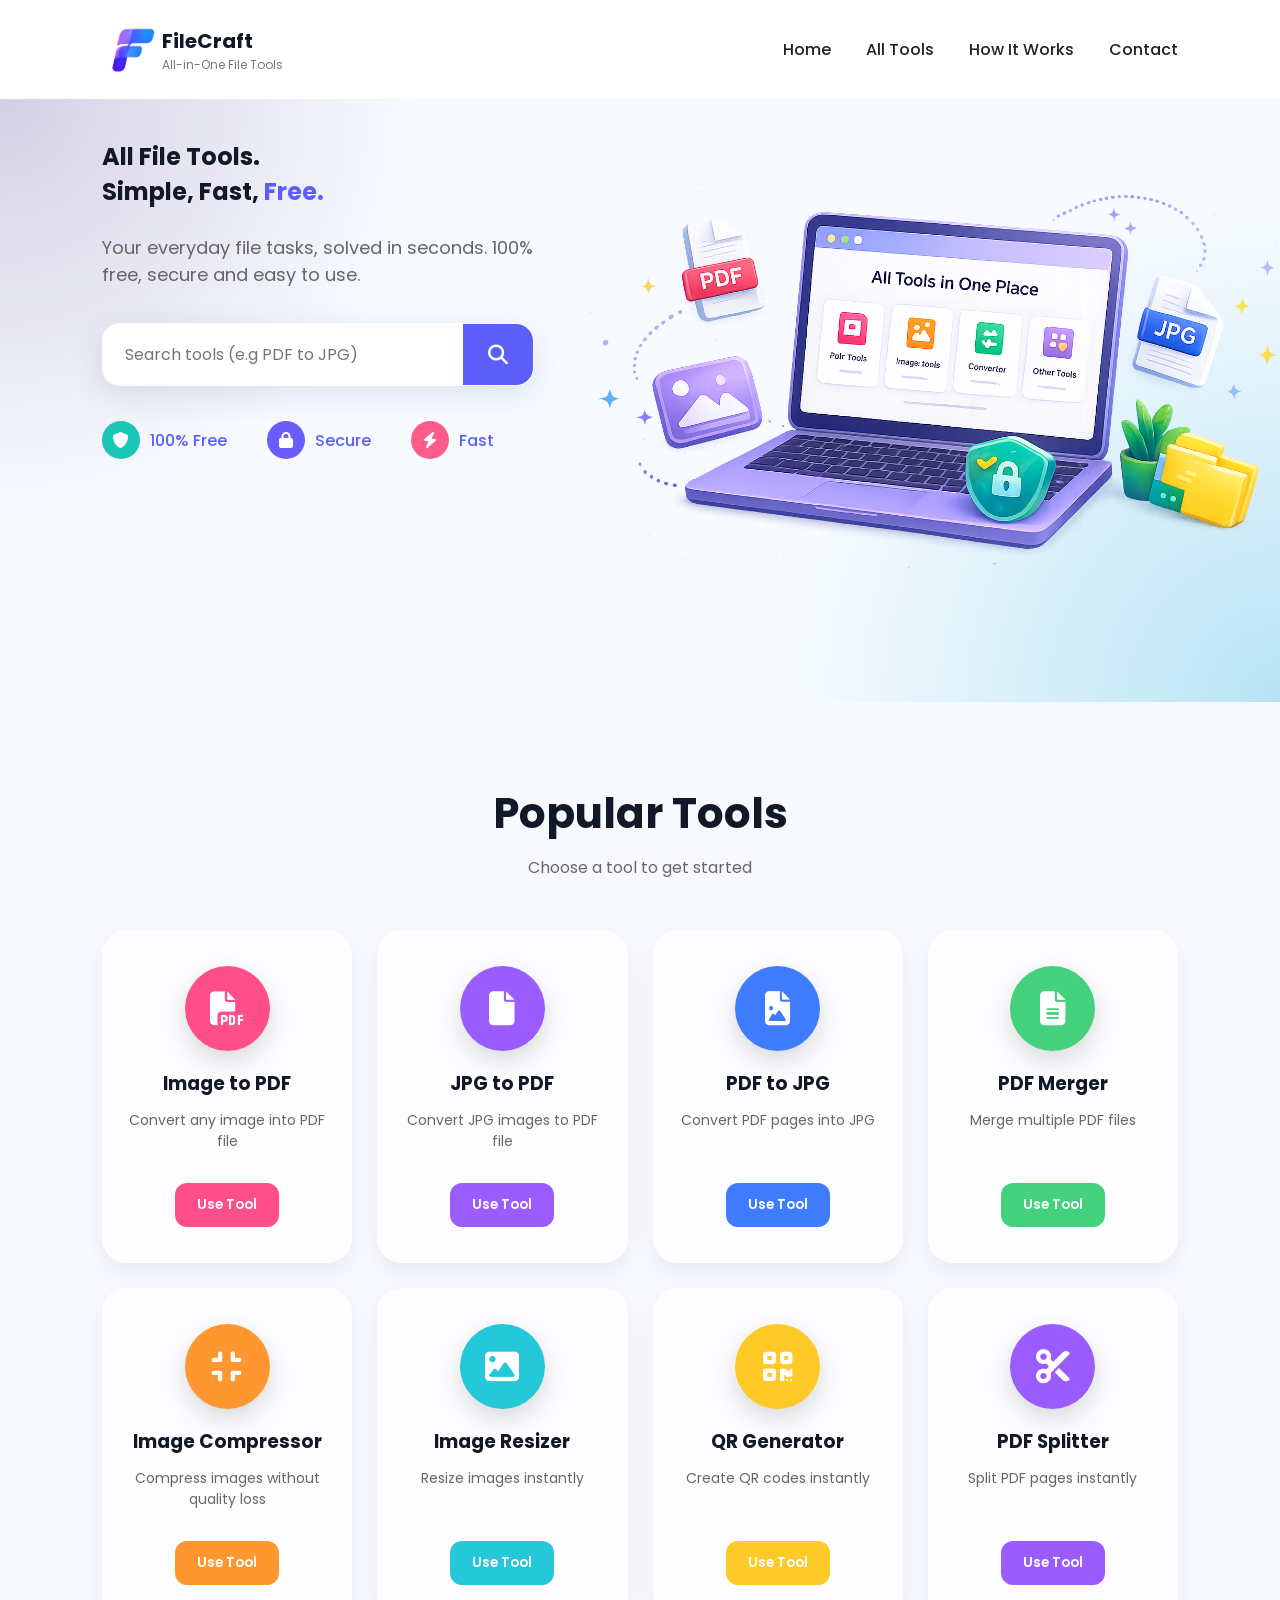
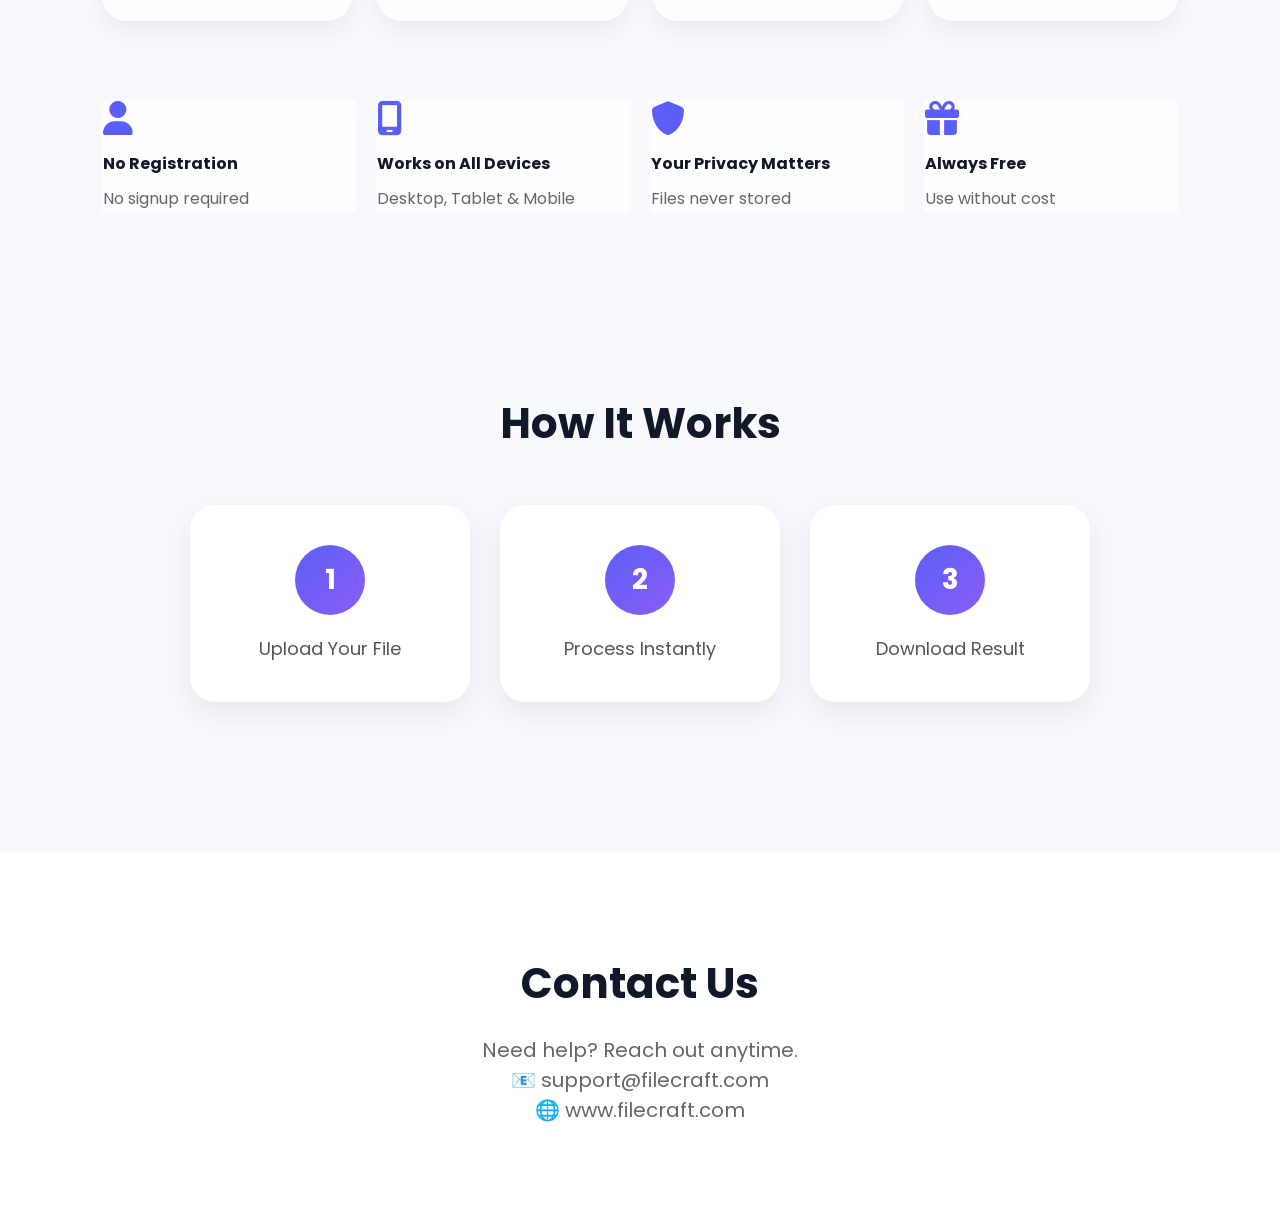
<file: index.html>
<!DOCTYPE html>
<html lang="en">
<head>
    <meta charset="UTF-8">
    <meta name="viewport" content="width=device-width, initial-scale=1.0">
    <title>FileCraft - All File Tools</title>

    <link rel="stylesheet" href="style.css">

    <link rel="stylesheet"
    href="https://cdnjs.cloudflare.com/ajax/libs/font-awesome/6.5.2/css/all.min.css">
</head>

<body>

<!-- NAVBAR -->
<header>

    <div class="logo">
        <img src="images/logo.png" alt="logo">

        <div>
            <h2>FileCraft</h2>
            <p>All-in-One File Tools</p>
        </div>
    </div>

    <nav id="navbar">
        <a href="#home">Home</a>
        <a href="#tools">All Tools</a>
        <a href="#how-it-works">How It Works</a>
        <a href="#contact">Contact</a>
    </nav>

    <div class="menu-toggle" id="menuToggle">
        <i class="fa-solid fa-bars"></i>
    </div>

</header>

<!-- HERO -->
<section id="home" class="hero">

    <div class="hero-left">

        <h1>
            All File Tools.<br>
            Simple, Fast,
            <span>Free.</span>
        </h1>

        <p>
            Your everyday file tasks, solved in seconds.
            100% free, secure and easy to use.
        </p>

        <div class="search-box">
    <input
        id="searchInput"
        type="text"
        placeholder="Search tools (e.g PDF to JPG)">

    <button id="searchBtn">
        <i class="fa-solid fa-magnifying-glass"></i>
    </button>
</div>

        <div class="features">

            <div>
                <i class="fa-solid fa-shield"></i>
                <span>100% Free</span>
            </div>

            <div>
                <i class="fa-solid fa-lock"></i>
                <span>Secure</span>
            </div>

            <div>
                <i class="fa-solid fa-bolt"></i>
                <span>Fast</span>
            </div>

        </div>

    </div>

    <div class="hero-right">
        <img src="images/hero.png" alt="">
    </div>

</section>

<!-- POPULAR TOOLS -->

<section id="tools" class="tools">

    <h2>Popular Tools</h2>
    <p>Choose a tool to get started</p>

    <div class="tool-grid">

        <div id="image-to-pdf" class="tool-card pink">
            <i class="fa-solid fa-file-pdf"></i>
            <h3>Image to PDF</h3>
            <p>Convert any image into PDF file</p>
            <button onclick="window.location.href='image-to-pdf.html'">
    Use Tool
</button>
        </div>

        <div id="jpg-to-pdf" class="tool-card purple">
            <i class="fa-solid fa-file"></i>
            <h3>JPG to PDF</h3>
            <p>Convert JPG images to PDF file</p>
            <button onclick="window.location.href='jpg-to-pdf.html'">
    Use Tool
</button>
        </div>

       <div id="pdf-to-jpg" class="tool-card blue">
            <i class="fa-solid fa-file-image"></i>
            <h3>PDF to JPG</h3>
            <p>Convert PDF pages into JPG</p>
          <button onclick="window.location.href='pdf-to-jpg.html'">
    Use Tool
</button>
        </div>

        <div id="pdf-merger" class="tool-card green">
            <i class="fa-solid fa-file-lines"></i>
            <h3>PDF Merger</h3>
            <p>Merge multiple PDF files</p>
           <button onclick="window.location.href='pdf-merger.html'">
    Use Tool
</button>
        </div>

       <div id="image-compressor" class="tool-card orange">
            <i class="fa-solid fa-compress"></i>
            <h3>Image Compressor</h3>
            <p>Compress images without quality loss</p>
           <button onclick="window.location.href='image-compressor.html'">
    Use Tool
</button>
        </div>

        <div id="image-resizer" class="tool-card cyan">
            <i class="fa-solid fa-image"></i>
            <h3>Image Resizer</h3>
            <p>Resize images instantly</p>
            <button onclick="window.location.href='image-resizer.html'">
    Use Tool
</button>
        </div>

        <div id="qr-generator" class="tool-card yellow">
            <i class="fa-solid fa-qrcode"></i>
            <h3>QR Generator</h3>
            <p>Create QR codes instantly</p>
            <button onclick="window.location.href='qr-generator.html'">
    Use Tool
</button>
</div>
        <div id="pdf-splitter" class="tool-card purple">

    <i class="fa-solid fa-scissors"></i>

    <h3>PDF Splitter</h3>

    <p>Split PDF pages instantly</p>

    <button onclick="window.location.href='pdf-splitter.html'">
        Use Tool
    </button>

</div>
        </div>

    </div>

</section>

<!-- BENEFITS -->

<section class="benefits">

    <div class="benefit">
        <i class="fa-solid fa-user"></i>
        <h4>No Registration</h4>
        <p>No signup required</p>
    </div>

    <div class="benefit">
        <i class="fa-solid fa-mobile-screen"></i>
        <h4>Works on All Devices</h4>
        <p>Desktop, Tablet & Mobile</p>
    </div>

    <div class="benefit">
        <i class="fa-solid fa-shield"></i>
        <h4>Your Privacy Matters</h4>
        <p>Files never stored</p>
    </div>

    <div class="benefit">
        <i class="fa-solid fa-gift"></i>
        <h4>Always Free</h4>
        <p>Use without cost</p>
    </div>

</section>
<section id="how-it-works" class="how-it-works">

    <h2>How It Works</h2>

    <div class="steps">

        <div class="step">
            <h3>1</h3>
            <p>Upload Your File</p>
        </div>

        <div class="step">
            <h3>2</h3>
            <p>Process Instantly</p>
        </div>

        <div class="step">
            <h3>3</h3>
            <p>Download Result</p>
        </div>

    </div>

</section>
<section id="contact" class="contact">

<h2>Contact Us</h2>

<p>Need help? Reach out anytime.</p>

<div class="contact-info">

<p>📧 support@filecraft.com</p>

<p>🌐 www.filecraft.com</p>

</div>

</section>

</section>
<script>

const tools = {

"image to pdf":"image-to-pdf.html",
"jpg to pdf":"jpg-to-pdf.html",
"pdf to jpg":"pdf-to-jpg.html",
"pdf merger":"pdf-merger.html",
"image compressor":"image-compressor.html",
"image resizer":"image-resizer.html",
"qr generator":"qr-generator.html",
"pdf splitter":"pdf-splitter.html",

};

document
.getElementById("searchBtn")
.addEventListener("click",()=>{

const value =
document
.getElementById("searchInput")
.value
.toLowerCase()
.trim();

if(tools[value]){

window.location.href =
tools[value];

}
else{

alert("Tool not found");

}

});

document
.getElementById("searchInput")
.addEventListener("keypress",(e)=>{

if(e.key==="Enter"){

document
.getElementById("searchBtn")
.click();

}

});

</script>
<script>

if('scrollRestoration' in history){

history.scrollRestoration = 'manual';

}

window.onload = function(){

window.scrollTo(0,0);

};

</script>

<script>

const menuToggle =
document.getElementById("menuToggle");

const navbar =
document.getElementById("navbar");

menuToggle.addEventListener("click",()=>{

    navbar.classList.toggle("active");

});

document
.querySelectorAll("#navbar a")
.forEach(link=>{

    link.addEventListener("click",()=>{

        navbar.classList.remove("active");

    });

});

</script>

</body>
</html>
</file>
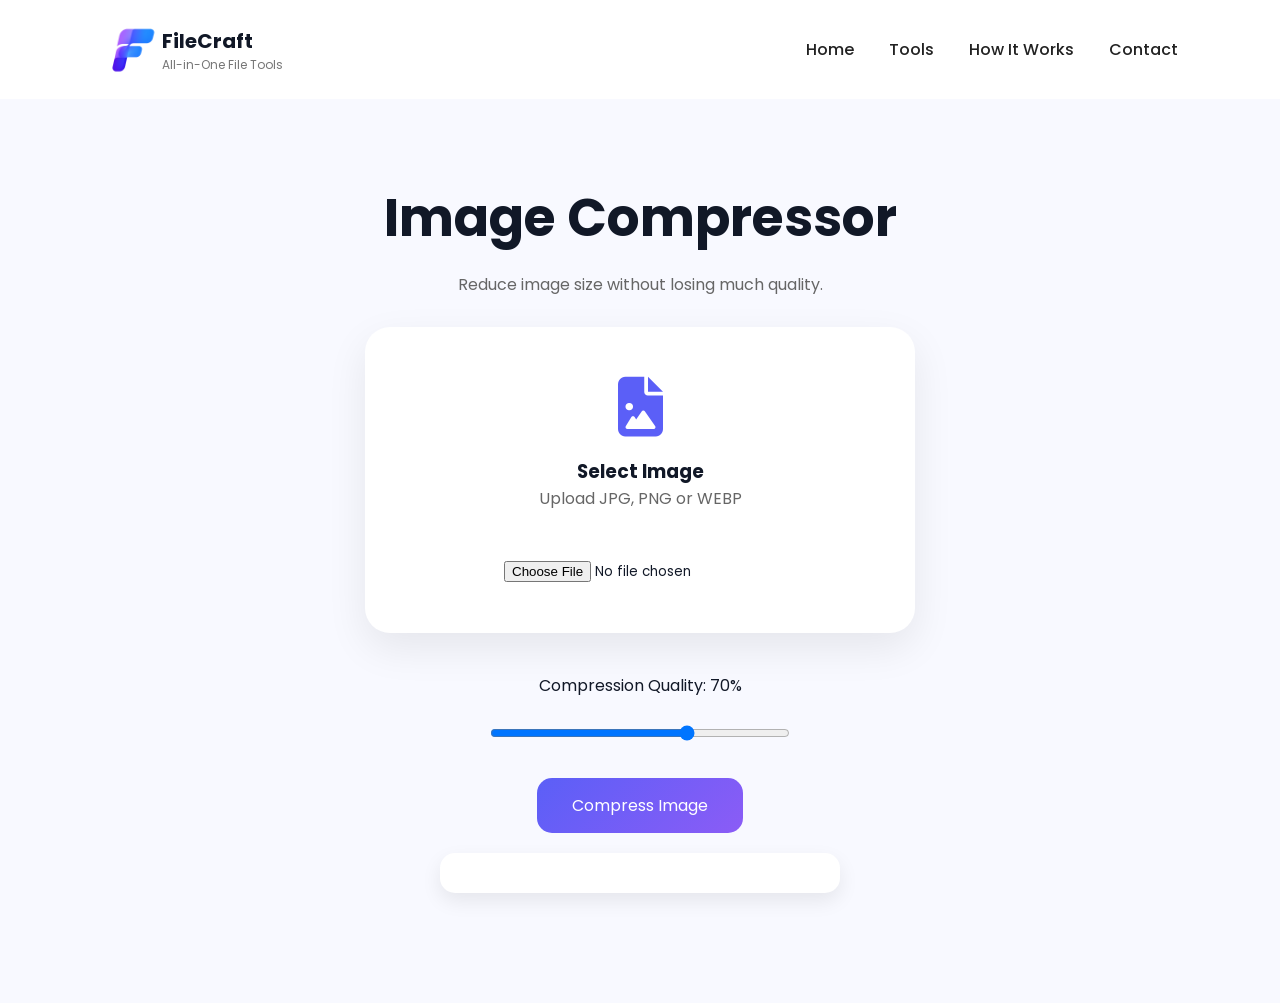
<file: image-compressor.html>
<!DOCTYPE html>

<html lang="en">

<head>
<meta charset="UTF-8">
<meta name="viewport" content="width=device-width, initial-scale=1.0">

<title>Image Compressor | FileCraft</title>

<link rel="stylesheet" href="style.css">

<link rel="stylesheet"
href="https://cdnjs.cloudflare.com/ajax/libs/font-awesome/6.5.2/css/all.min.css">

</head>

<body>

<header>

<div class="logo">

<img src="images/logo.png" alt="Logo">

<div>
<h2>FileCraft</h2>
<p>All-in-One File Tools</p>
</div>

</div>

<nav>
<a href="index.html">Home</a>
<a href="index.html#tools">Tools</a>
<a href="index.html#how-it-works">How It Works</a>
<a href="index.html#contact">Contact</a>
</nav>

</header>

<section class="tool-page">

<h1>Image Compressor</h1>

<p>
Reduce image size without losing much quality.
</p>

<div class="upload-box">

<i class="fa-solid fa-file-image"></i>

<h3>Select Image</h3>

<p>Upload JPG, PNG or WEBP</p>

<input
type="file"
id="imageInput"
accept="image/*">

</div>

<div class="preview-box">

<img
id="previewImage"
alt="Preview">

</div>

<div style="margin-top:30px;">

<label>

Compression Quality:

<span id="qualityValue">70</span>%

</label>

<br><br>

<input
type="range"
id="qualitySlider"
min="10"
max="100"
value="70">

</div>

<div class="btn-group">

<button
id="compressBtn"
class="convert-btn">

Compress Image

</button>

</div>

<div id="sizeInfo" style="margin-top:20px;"></div>

<div
id="downloadArea"
style="margin-top:30px;">
</div>

</section>

<script>

let selectedImage = null;

const imageInput =
document.getElementById("imageInput");

const previewImage =
document.getElementById("previewImage");

const qualitySlider =
document.getElementById("qualitySlider");

const qualityValue =
document.getElementById("qualityValue");

qualitySlider.addEventListener("input",()=>{

qualityValue.textContent =
qualitySlider.value;

});

imageInput.addEventListener("change",(e)=>{

selectedImage =
e.target.files[0];

if(!selectedImage) return;

previewImage.src =
URL.createObjectURL(selectedImage);

previewImage.style.display =
"block";

});

document
.getElementById("compressBtn")
.addEventListener("click",()=>{

if(!selectedImage){

alert("Please select an image.");

return;

}

const reader =
new FileReader();

reader.readAsDataURL(selectedImage);

reader.onload = function(event){

const img =
new Image();

img.src =
event.target.result;

img.onload = function(){

const canvas =
document.createElement("canvas");

const ctx =
canvas.getContext("2d");

canvas.width =
img.width;

canvas.height =
img.height;

ctx.drawImage(
img,
0,
0
);

const quality =
qualitySlider.value / 100;

canvas.toBlob(

(blob)=>{

const url =
URL.createObjectURL(blob);

const originalSize =
(selectedImage.size / 1024).toFixed(2);

const compressedSize =
(blob.size / 1024).toFixed(2);

const saved =
(
100 -
(blob.size / selectedImage.size * 100)
).toFixed(1);

document
.getElementById("sizeInfo")
.innerHTML = `

<h3>Compression Result</h3>

<p>
Original Size:
<b>${originalSize} KB</b>
</p>

<p>
Compressed Size:
<b>${compressedSize} KB</b>
</p>

<p>
Space Saved:
<b>${saved}%</b>
</p>

`;

document
.getElementById("downloadArea")
.innerHTML = `

<a
href="${url}"
download="compressed-image.jpg"
class="convert-btn">

Download Compressed Image

</a>

`;

},

"image/jpeg",

quality

);

};

};

});

</script>

</body>

</html>
</file>
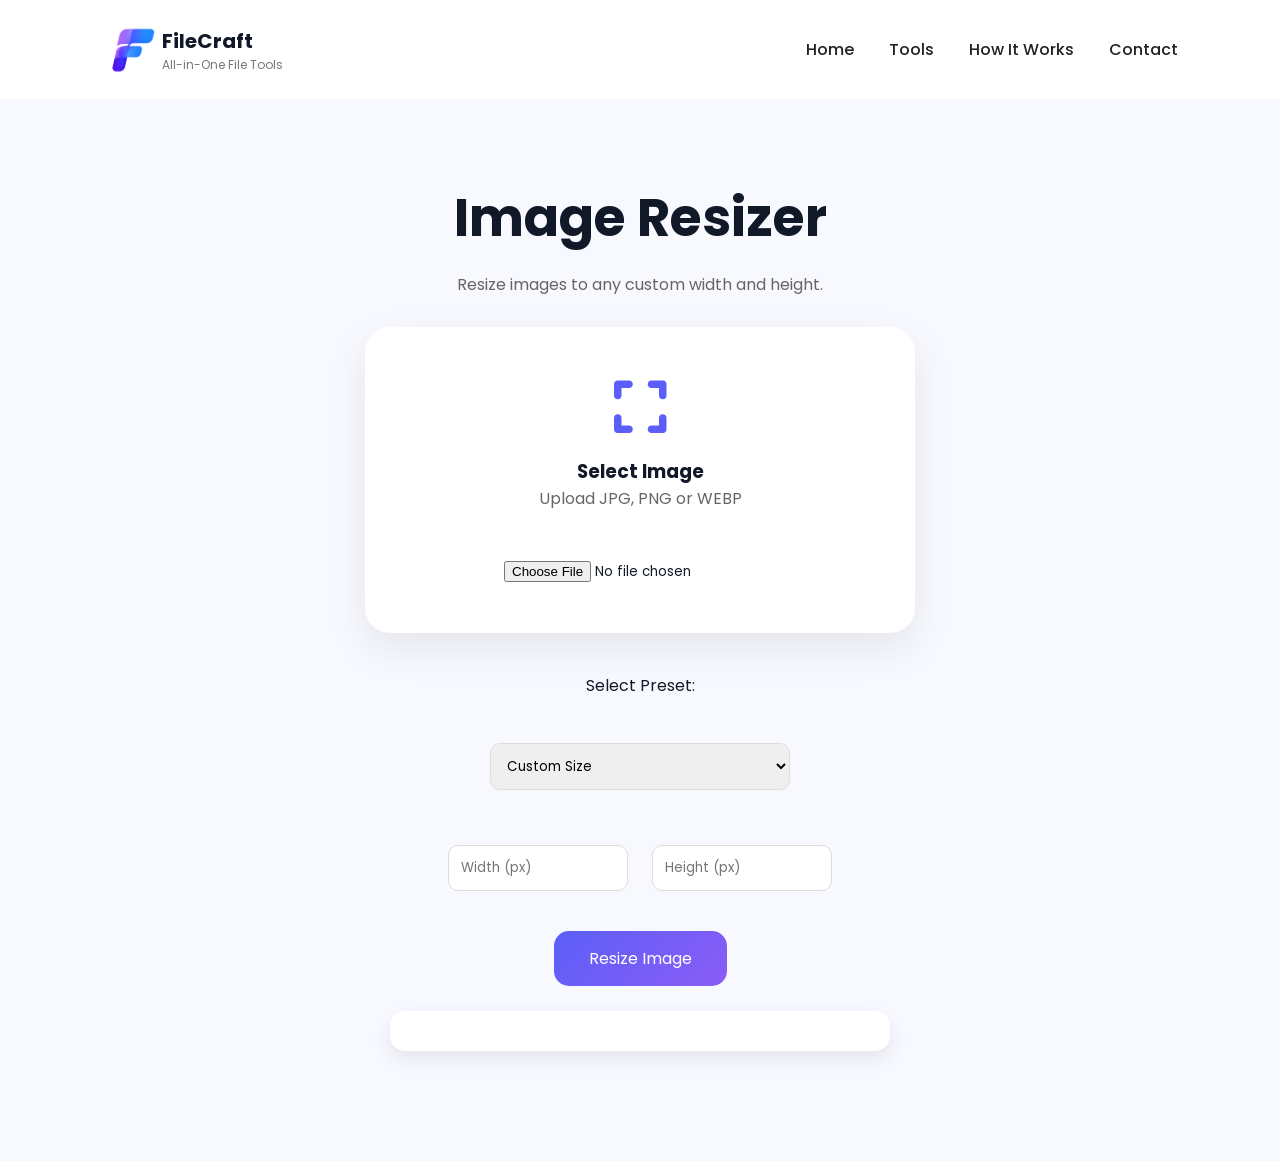
<file: image-resizer.html>
<!DOCTYPE html>

<html lang="en">

<head>
<meta charset="UTF-8">
<meta name="viewport" content="width=device-width, initial-scale=1.0">

<title>Image Resizer | FileCraft</title>

<link rel="stylesheet" href="style.css">

<link rel="stylesheet"
href="https://cdnjs.cloudflare.com/ajax/libs/font-awesome/6.5.2/css/all.min.css">

</head>

<body>

<header>

<div class="logo">

<img src="images/logo.png" alt="Logo">

<div>
<h2>FileCraft</h2>
<p>All-in-One File Tools</p>
</div>

</div>

<nav>
<a href="index.html">Home</a>
<a href="index.html#tools">Tools</a>
<a href="index.html#how-it-works">How It Works</a>
<a href="index.html#contact">Contact</a>
</nav>

</header>

<section class="tool-page">

<h1>Image Resizer</h1>

<p>
Resize images to any custom width and height.
</p>

<div class="upload-box">

<i class="fa-solid fa-expand"></i>

<h3>Select Image</h3>

<p>Upload JPG, PNG or WEBP</p>

<input
type="file"
id="imageInput"
accept="image/*">

</div>

<div class="preview-box">

<img
id="previewImage"
alt="Preview">

</div>

<div style="margin-top:30px;">

<label>Select Preset:</label>

<br><br>

<select id="presetSelect">

<option value="">Custom Size</option>

<option value="1080x1080">
Instagram Post (1080×1080)
</option>

<option value="1080x1920">
Instagram Story (1080×1920)
</option>

<option value="1200x630">
Facebook Post (1200×630)
</option>

<option value="1280x720">
YouTube Thumbnail (1280×720)
</option>

<option value="2560x1440">
YouTube Banner (2560×1440)
</option>

<option value="500x500">
WhatsApp DP (500×500)
</option>

<option value="413x531">
Passport Photo (413×531)
</option>

</select>

<br><br>

<input
type="number"
id="widthInput"
placeholder="Width (px)">

<input
type="number"
id="heightInput"
placeholder="Height (px)">

</div>

<div class="btn-group">

<button
id="resizeBtn"
class="convert-btn">

Resize Image

</button>

</div>

<div id="resizedPreview"></div>

<div
id="downloadArea"
style="margin-top:30px;">
</div>

</section>

<script>

let selectedImage = null;

const imageInput =
document.getElementById("imageInput");

const previewImage =
document.getElementById("previewImage");

imageInput.addEventListener("change",(e)=>{

selectedImage =
e.target.files[0];

if(!selectedImage) return;

previewImage.src =
URL.createObjectURL(selectedImage);

previewImage.style.display =
"block";

const img =
new Image();

img.src =
URL.createObjectURL(selectedImage);

img.onload = function(){

document
.getElementById("widthInput")
.value =
img.width;

document
.getElementById("heightInput")
.value =
img.height;

};

});
document
.getElementById("presetSelect")
.addEventListener("change",function(){

if(!this.value) return;

const size =
this.value.split("x");

document
.getElementById("widthInput")
.value = size[0];

document
.getElementById("heightInput")
.value = size[1];

});
document
.getElementById("resizeBtn")
.addEventListener("click",()=>{

if(!selectedImage){

alert("Please select an image.");

return;

}

const reader =
new FileReader();

reader.readAsDataURL(selectedImage);

reader.onload = function(event){

const img =
new Image();

img.src =
event.target.result;

img.onload = function(){

const newWidth =
parseInt(
document
.getElementById("widthInput")
.value
);

const newHeight =
parseInt(
document
.getElementById("heightInput")
.value
);

const canvas =
document.createElement("canvas");

const ctx =
canvas.getContext("2d");

canvas.width =
newWidth;

canvas.height =
newHeight;

ctx.drawImage(
img,
0,
0,
newWidth,
newHeight
);

const resizedURL =
canvas.toDataURL(
"image/jpeg"
);

document
.getElementById("resizedPreview")
.innerHTML = `

<h3>Resized Preview</h3>

<img
src="${resizedURL}"
style="
max-width:100%;
width:350px;
border-radius:15px;
box-shadow:0 10px 25px rgba(0,0,0,.1);
margin-top:15px;
">

<p style="margin-top:15px;">
<b>Size:</b>
${newWidth} × ${newHeight}
</p>

`;

document
.getElementById("downloadArea")
.innerHTML = `

<a
href="${resizedURL}"
download="resized-image.jpg"
class="convert-btn">

Download Resized Image

</a>

`;

};

};

});

</script>

</body>
</html>
</file>
<file: style.css>
/* Google Font */
@import url('https://fonts.googleapis.com/css2?family=Poppins:wght@300;400;500;600;700;800&display=swap');
html{
    scroll-behavior:smooth;
}
*{
    margin:0;
    padding:0;
    box-sizing:border-box;
    font-family:'Poppins',sans-serif;
}

body{
    background:#f8f9ff;
    color:#111827;
}

/* NAVBAR */

header{
    width:100%;
    padding:20px 8%;
    display:flex;
    justify-content:space-between;
    align-items:center;
    background:white;
    position:sticky;
    top:0;
    z-index:100;
}

.logo{
    display:flex;
    align-items:center;
    gap:1px;
}

.logo img{
    width:59px;
}

.logo h2{
    font-size:20px;
}

.logo p{
    font-size:12px;
    color:#777;
}

nav{
    display:flex;
    gap:35px;
}

nav a{
    text-decoration:none;
    color:#222;
    font-weight:500;
    transition:.3s;
}

nav a:hover{
    color:#5b5ff7;
}

.nav-right{
    display:flex;
    gap:10px;
}

.nav-right button{
    border:none;
    background:white;
    border:1px solid #ddd;
    padding:10px 14px;
    border-radius:12px;
    cursor:pointer;
}

/* HERO */

.hero{
    display:flex;
    justify-content:space-between;
    align-items:flex-start;

    padding:20px 8% 40px;

    background:
    radial-gradient(circle at top left,#d5d0e5,transparent 30%),
    radial-gradient(circle at bottom right,#b7e3f4,transparent 35%),
    #f7fbff;

    overflow:hidden;
}

.hero-left{
    width:50%;
     padding-top:20px;
}

.hero-left h1{
    .hero-left h1{
    font-size:72px;
    line-height:1.05;
    letter-spacing:-2px;
    font-weight:800;
}
}

.hero-left span{
    color:#5b5ff7;
}

.hero-left p{
    margin-top:25px;
    color:#666;
    font-size:18px;
    max-width:500px;
}

/* SEARCH */

.search-box{
    margin-top:35px;
    display:flex;

    background:rgba(255,255,255,.65);

    backdrop-filter:blur(15px);
    -webkit-backdrop-filter:blur(15px);

    border:1px solid rgba(255,255,255,.4);

    border-radius:18px;
    overflow:hidden;

    box-shadow:
    0 8px 32px rgba(31,38,135,.12);

    max-width:550px;
}

.search-box input{
    flex:1;
    border:none;
    outline:none;
    padding:18px 22px;
    font-size:16px;
}

.search-box button{
    width:70px;
    border:none;
    background:#5b5ff7;
    color:white;
    font-size:20px;
    cursor:pointer;
}

/* FEATURES */

.features{
    display:flex;
    gap:40px;
    margin-top:35px;
}

.features div{
    display:flex;
    align-items:center;
    gap:10px;
    font-weight:500;
}

.features i{
    width:38px;
    height:38px;
    border-radius:50%;
    display:flex;
    align-items:center;
    justify-content:center;
    color:white;
}

.features div:nth-child(1) i{
    background:#17c7b4;
}

.features div:nth-child(2) i{
    background:#6a5cff;
}

.features div:nth-child(3) i{
    background:#ff5c8a;
}

.hero-right{
    width:75%;
}

.hero-right img{
    width:125%;
    max-width:none;

    animation:float 5s ease-in-out infinite;
}


@keyframes float{
    50%{
        transform:translateY(-12px);
    }
}

/* TOOLS SECTION */

.tools{
    padding:80px 8%;
    text-align:center;
}

.tools h2{
    font-size:42px;
    margin-bottom:10px;
}

.tools p{
    color:#666;
}

.tool-grid{
    margin-top:50px;
    display:grid;
    grid-template-columns:repeat(4,minmax(220px,1fr));
    gap:25px;
}

.tool-card i{
    width:85px;
    height:85px;

    display:flex;
    align-items:center;
    justify-content:center;

    margin:auto;

    color:white;
    font-size:34px;

    border-radius:50%;

    box-shadow:
    0 10px 25px rgba(0,0,0,.15);
}

.tool-card:hover{

    transform:
    translateY(-12px);

    box-shadow:
    0 20px 50px rgba(91,95,247,.18);

}

.tool-card{
    background:rgba(255,255,255,.7);

    backdrop-filter:blur(12px);
    -webkit-backdrop-filter:blur(12px);

    border:1px solid rgba(255,255,255,.4);

    border-radius:25px;
    padding:35px 20px;

    box-shadow:0 10px 25px rgba(0,0,0,.06);

    transition:.35s;
    .tool-card i{
animation:iconFloat 3s ease-in-out infinite;
}

@keyframes iconFloat{

0%{
transform:translateY(0);
}

50%{
transform:translateY(-5px);
}

100%{
transform:translateY(0);
}

}
}

.tool-card h3{
    margin-top:18px;
    margin-bottom:12px;
}

.tool-card p{
    font-size:14px;
    min-height:55px;
}

.tool-card button{
    margin-top:18px;
    border:none;
    color:white;
    padding:12px 22px;
    border-radius:12px;
    cursor:pointer;
    font-weight:600;
    .tool-card button{

background:
linear-gradient(
135deg,
#5b5ff7,
#7f65ff
);

}
}

/* COLORS */

.pink i,
.pink button{
    background:#ff4f8b;
}

.purple i,
.purple button{
    background:#9b5cff;
}

.blue i,
.blue button{
    background:#3f7cff;
}

.green i,
.green button{
    background:#43d17d;
}

.orange i,
.orange button{
    background:#ff9730;
}

.cyan i,
.cyan button{
    background:#25c8d8;
}

.yellow i,
.yellow button{
    background:#ffc928;
}

/* BENEFITS */

.benefits{
    padding:0 8% 80px;
    display:grid;
    grid-template-columns:repeat(auto-fit,minmax(220px,1fr));
    gap:20px;
}

.benefit{
    background:rgba(255,255,255,.75);

    backdrop-filter:blur(12px);

    border:1px solid rgba(255,255,255,.4);
}

.benefit i{
    font-size:34px;
    color:#5b5ff7;
    margin-bottom:15px;
}

.benefit h4{
    margin-bottom:10px;
}

.benefit p{
    color:#666;
}

/* RESPONSIVE */

@media(max-width:992px){

    .hero{
        flex-direction:column;
        text-align:center;
    }

    .hero-left{
        width:100%;
    }

    .hero-right{
        width:100%;
        margin-top:40px;
    }

    .hero-left h1{
        font-size:52px;
    }

    .features{
        justify-content:center;
        flex-wrap:wrap;
    }

    nav{
        display:none;
    }
}

@media(max-width:600px){

    .hero-left h1{
        font-size:40px;
    }

    .search-box{
        width:100%;
    }

    .features{
        gap:20px;
    }

    .tools h2{
        font-size:32px;
    }
}
/* HOW IT WORKS */

.how-it-works{
    padding:100px 8%;
    text-align:center;
}

.how-it-works h2{
    font-size:42px;
    margin-bottom:50px;
}

.steps{
    display:flex;
    justify-content:center;
    gap:30px;
    flex-wrap:wrap;
}

.step{
    width:280px;

    background:white;

    border-radius:25px;

    padding:40px 25px;

    box-shadow:
    0 10px 30px rgba(0,0,0,.08);

    transition:.3s;
}

.step:hover{
    transform:translateY(-8px);
}

.step h3{
    width:70px;
    height:70px;

    margin:auto;

    border-radius:50%;

    background:
    linear-gradient(
    135deg,
    #5b5ff7,
    #8b5cf6
    );

    color:white;

    display:flex;
    align-items:center;
    justify-content:center;

    font-size:28px;

    margin-bottom:20px;
}

.step p{
    font-size:18px;
    color:#555;
}


/* CONTACT */

.contact{

    padding:100px 8%;

    text-align:center;

    background:white;

    margin-top:50px;
}

.contact h2{

    font-size:42px;

    margin-bottom:20px;
}

.contact p{

    font-size:20px;

    color:#666;
}
.tool-page{
padding:80px 8%;
text-align:center;
}

.tool-page h1{
font-size:52px;
margin-bottom:15px;
}

.tool-page p{
color:#666;
margin-bottom:30px;
}

.upload-box{
max-width:550px;
margin:auto;
padding:50px;
background:white;
border-radius:25px;
box-shadow:0 15px 40px rgba(0,0,0,.08);
}

.upload-box i{
font-size:60px;
color:#5b5ff7;
margin-bottom:20px;
}

.upload-box input{
margin-top:20px;
}

.preview-box{
margin-top:40px;
}

.preview-box img{
display:none;
max-width:500px;
width:100%;
margin:auto;
border-radius:20px;
box-shadow:0 10px 30px rgba(0,0,0,.1);
}

.btn-group{
margin-top:30px;
}

.convert-btn{
padding:15px 35px;
border:none;
border-radius:15px;
background:linear-gradient(
135deg,
#5b5ff7,
#8b5cf6
);
color:white;
font-size:16px;
cursor:pointer;
}
.btn-group{
display:flex;
justify-content:center;
gap:15px;
flex-wrap:wrap;
margin-top:30px;
}
.pdf-row{

margin:15px 0;

}

.pdf-row input{

width:100%;

padding:10px;

}
input[type="range"]{
width:300px;
max-width:100%;
}

#downloadArea a{
text-decoration:none;
display:inline-block;
}
#sizeInfo{

margin-top:25px;

padding:20px;

background:white;

border-radius:15px;

box-shadow:0 8px 20px rgba(0,0,0,.08);

max-width:400px;

margin-left:auto;
margin-right:auto;

}

#sizeInfo h3{

margin-bottom:15px;

color:#5b5ff7;

}

#sizeInfo p{

margin:8px 0;

font-size:16px;

}
#widthInput,
#heightInput{

padding:12px;

margin:10px;

border:1px solid #ddd;

border-radius:10px;

width:180px;

max-width:100%;

}

#resizedPreview{

margin-top:25px;

padding:20px;

background:white;

border-radius:15px;

box-shadow:0 8px 20px rgba(0,0,0,.08);

max-width:500px;

margin-left:auto;
margin-right:auto;

}

#resizedPreview h3{

margin-bottom:15px;

color:#5b5ff7;

}

#dimensionInfo h3{

margin-bottom:15px;

color:#5b5ff7;

}
#presetSelect{

padding:12px;

border-radius:10px;

border:1px solid #ddd;

width:300px;

max-width:100%;

margin:20px 0;

}
#qrInput{

width:100%;

max-width:450px;

padding:14px;

border:1px solid #ddd;

border-radius:12px;

margin-top:20px;

font-size:16px;

}

#qrContainer{

margin-top:30px;

display:flex;

justify-content:center;

}

#qrContainer img{

padding:15px;

background:white;

border-radius:20px;

box-shadow:0 10px 25px rgba(0,0,0,.08);

}

#downloadArea{

margin-top:25px;

}

#downloadArea a{

text-decoration:none;

display:inline-block;

}
#pageRange{

padding:14px;

width:320px;

max-width:100%;

border:1px solid #ddd;

border-radius:12px;

font-size:16px;

}

#resultArea{

margin-top:25px;

}
/* Desktop Navbar */

nav{
    display:flex;
    gap:35px;
}

nav a{
    text-decoration:none;
    color:#222;
    font-weight:500;
}

.menu-toggle{
    display:none;
    font-size:24px;
    cursor:pointer;
}

/* Mobile */

@media(max-width:992px){

    .menu-toggle{
        display:block;
    }

    nav{
        position:absolute;
        top:80px;
        left:0;
        width:100%;
        background:white;
        display:none;
        flex-direction:column;
        text-align:center;
        padding:20px 0;
        box-shadow:0 10px 20px rgba(0,0,0,.1);
        z-index:999;
    }

    nav.active{
        display:flex;
    }

}
</file>
